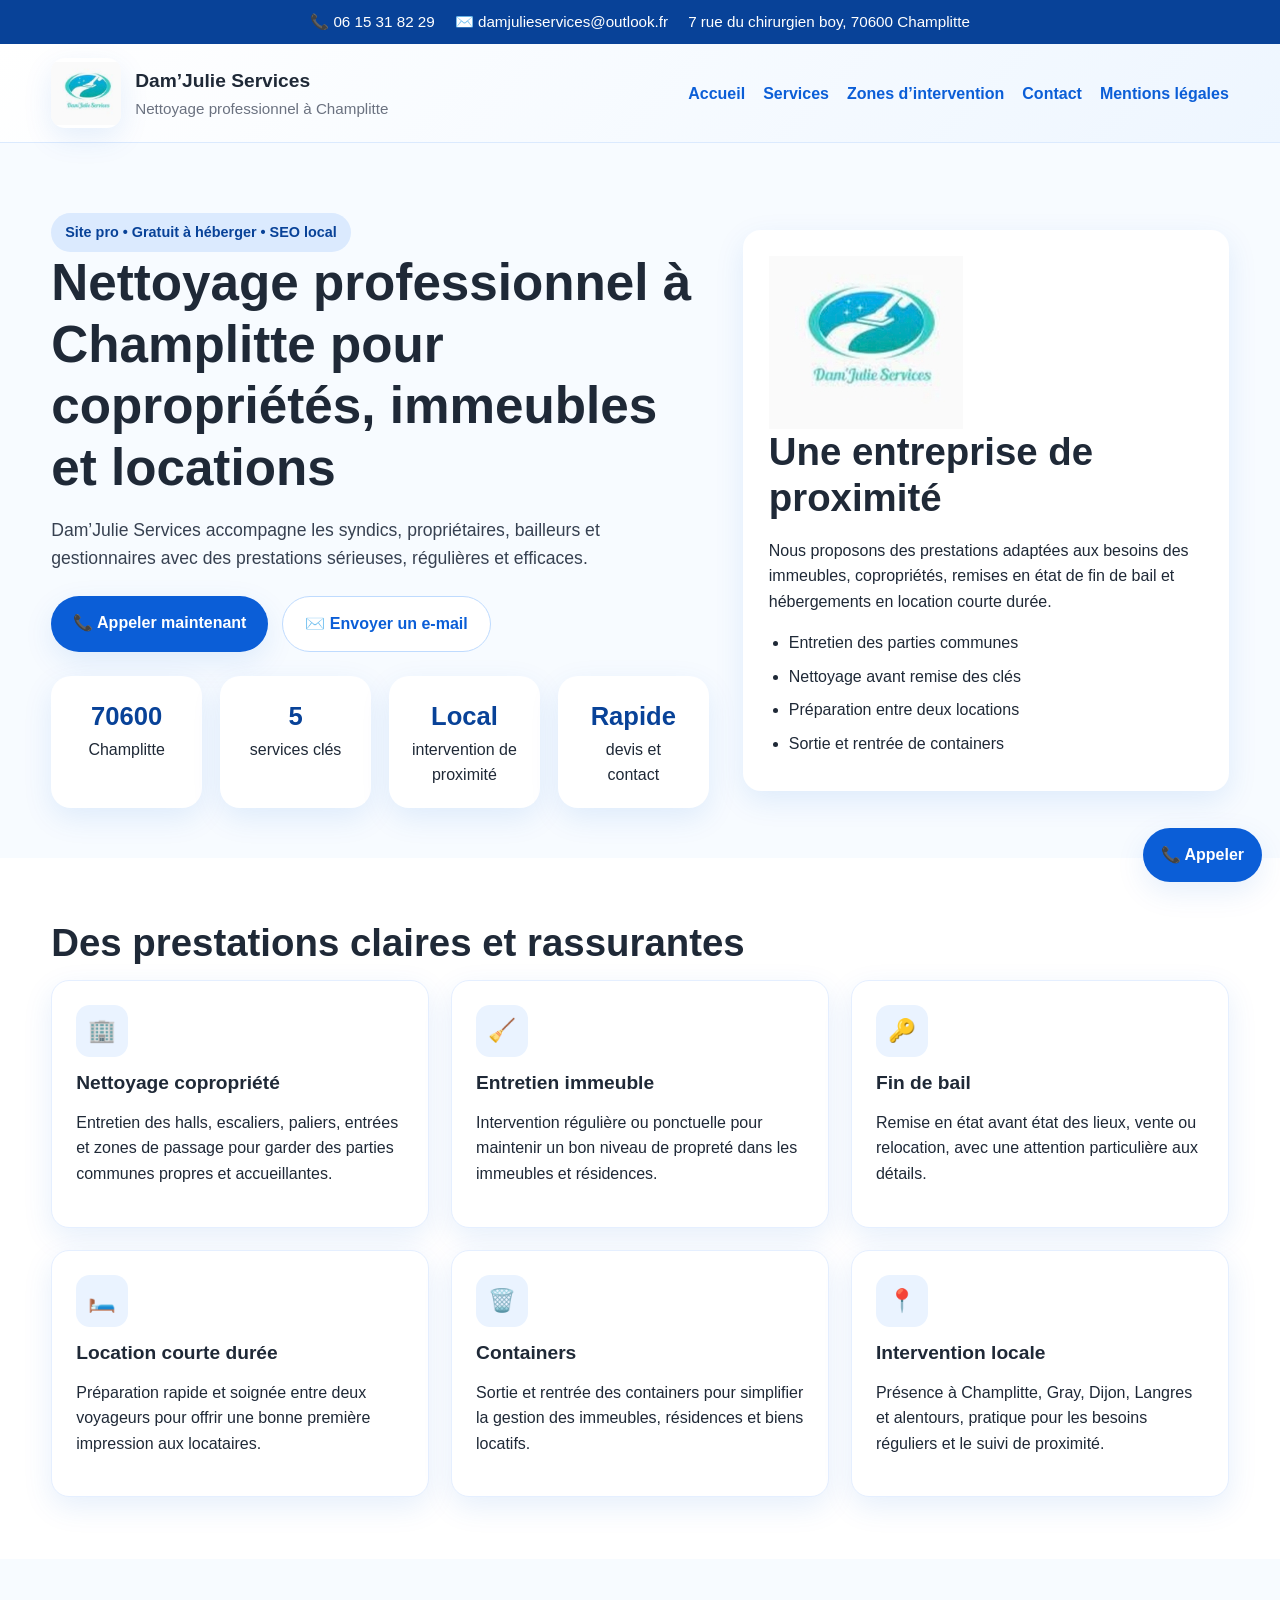
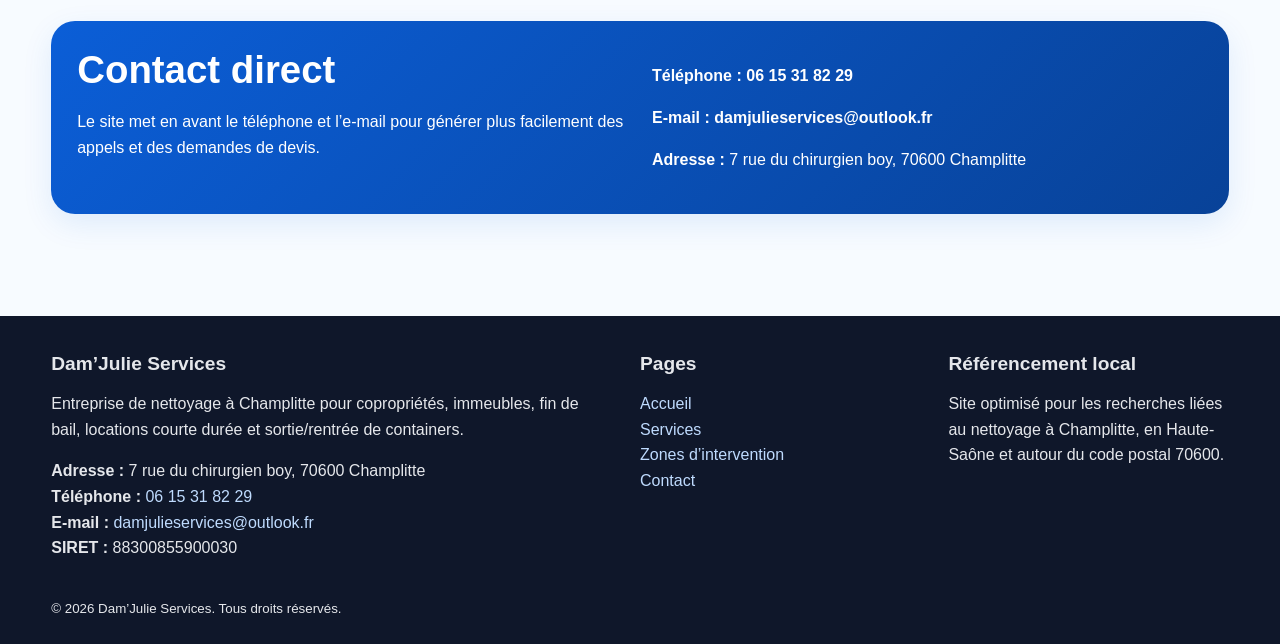
<file: index.html>
<!DOCTYPE html>
<html lang="fr">
<head>
  <meta charset="UTF-8">
  <meta name="viewport" content="width=device-width,initial-scale=1">
  <title>Dam’Julie Services | Nettoyage à Champlitte</title>
  <meta name="description" content="Entreprise de nettoyage à Champlitte : copropriétés, immeubles, fin de bail, location courte durée et sortie/rentrée de containers.">
  <meta name="robots" content="index,follow">
  <link rel="canonical" href="https://damjulie-services.github.io/">
  <meta property="og:title" content="Dam’Julie Services | Nettoyage à Champlitte">
  <meta property="og:description" content="Entreprise de nettoyage à Champlitte : copropriétés, immeubles, fin de bail, location courte durée et sortie/rentrée de containers.">
  <meta property="og:type" content="website">
  <meta property="og:image" content="logo.png">
  <meta name="theme-color" content="#0b5ed7">
  <link rel="stylesheet" href="styles.css">
  <script type="application/ld+json">{"@context": "https://schema.org", "@type": "LocalBusiness", "name": "Dam’Julie Services", "image": "logo.png", "url": "https://damjulie-services.github.io", "telephone": "+33615318229", "email": "damjulieservices@outlook.fr", "address": {"@type": "PostalAddress", "streetAddress": "7 rue du chirurgien boy", "postalCode": "70600", "addressLocality": "Champlitte", "addressCountry": "FR"}, "identifier": "SIRET 88300855900030", "areaServed": ["Champlitte", "Haute-Saône", "70600"], "description": "Entreprise de nettoyage à Champlitte pour copropriétés, immeubles, fin de bail, locations courte durée et sortie/rentrée de containers."}</script>
</head>
<body>
  <div class="topbar">
    <div class="container">
      <div><a href="tel:+33615318229" style="color:#fff">📞 06 15 31 82 29</a></div>
      <div><a href="mailto:damjulieservices@outlook.fr" style="color:#fff">✉️ damjulieservices@outlook.fr</a></div>
      <div>7 rue du chirurgien boy, 70600 Champlitte</div>
    </div>
  </div>

  <header>
    <div class="container nav">
      <a class="brand" href="index.html" aria-label="Accueil Dam’Julie Services">
        <img src="logo.png" alt="Logo Dam’Julie Services">
        <div class="brand-text">
          <strong>Dam’Julie Services</strong>
          <span>Nettoyage professionnel à Champlitte</span>
        </div>
      </a>
      <nav aria-label="Navigation principale">
        <ul>
          <li><a href="index.html">Accueil</a></li>
          <li><a href="services.html">Services</a></li>
          <li><a href="zones.html">Zones d’intervention</a></li>
          <li><a href="contact.html">Contact</a></li>
          <li><a href="mentions-legales.html">Mentions légales</a></li>
        </ul>
      </nav>
    </div>
  </header>

  
<section class="hero">
  <div class="container hero-grid">
    <div>
      <span class="badge">Site pro • Gratuit à héberger • SEO local</span>
      <h1>Nettoyage professionnel à Champlitte pour copropriétés, immeubles et locations</h1>
      <p class="lead">Dam’Julie Services accompagne les syndics, propriétaires, bailleurs et gestionnaires avec des prestations sérieuses, régulières et efficaces.</p>
      <div class="hero-actions">
        <a class="btn" href="tel:+33615318229">📞 Appeler maintenant</a>
        <a class="btn-secondary" href="mailto:damjulieservices@outlook.fr">✉️ Envoyer un e-mail</a>
      </div>
      <div class="kpis">
        <div class="kpi"><strong>70600</strong><span>Champlitte</span></div>
        <div class="kpi"><strong>5</strong><span>services clés</span></div>
        <div class="kpi"><strong>Local</strong><span>intervention de proximité</span></div>
        <div class="kpi"><strong>Rapide</strong><span>devis et contact</span></div>
      </div>
    </div>
    <div class="hero-card">
      <img src="logo.png" alt="Logo Dam’Julie Services">
      <h2>Une entreprise de proximité</h2>
      <p>Nous proposons des prestations adaptées aux besoins des immeubles, copropriétés, remises en état de fin de bail et hébergements en location courte durée.</p>
      <ul class="checklist">
        <li>Entretien des parties communes</li>
        <li>Nettoyage avant remise des clés</li>
        <li>Préparation entre deux locations</li>
        <li>Sortie et rentrée de containers</li>
      </ul>
    </div>
  </div>
</section>

<section class="section alt">
  <div class="container">
    <h2>Des prestations claires et rassurantes</h2>
    <div class="cards">
      <article class="card"><div class="icon">🏢</div><h3>Nettoyage copropriété</h3><p>Entretien des halls, escaliers, paliers, entrées et zones de passage pour garder des parties communes propres et accueillantes.</p></article>
      <article class="card"><div class="icon">🧹</div><h3>Entretien immeuble</h3><p>Intervention régulière ou ponctuelle pour maintenir un bon niveau de propreté dans les immeubles et résidences.</p></article>
      <article class="card"><div class="icon">🔑</div><h3>Fin de bail</h3><p>Remise en état avant état des lieux, vente ou relocation, avec une attention particulière aux détails.</p></article>
      <article class="card"><div class="icon">🛏️</div><h3>Location courte durée</h3><p>Préparation rapide et soignée entre deux voyageurs pour offrir une bonne première impression aux locataires.</p></article>
      <article class="card"><div class="icon">🗑️</div><h3>Containers</h3><p>Sortie et rentrée des containers pour simplifier la gestion des immeubles, résidences et biens locatifs.</p></article>
      <article class="card"><div class="icon">📍</div><h3>Intervention locale</h3><p>Présence à Champlitte, Gray, Dijon, Langres et alentours, pratique pour les besoins réguliers et le suivi de proximité.</p></article>
    </div>
  </div>
</section>

<section class="section">
  <div class="container band">
    <div class="two-col">
      <div>
        <h2>Contact direct</h2>
        <p>Le site met en avant le téléphone et l’e-mail pour générer plus facilement des appels et des demandes de devis.</p>
      </div>
      <div class="contact-list">
        <p><strong>Téléphone :</strong> <a href="tel:+33615318229">06 15 31 82 29</a></p>
        <p><strong>E-mail :</strong> <a href="mailto:damjulieservices@outlook.fr">damjulieservices@outlook.fr</a></p>
        <p><strong>Adresse :</strong> 7 rue du chirurgien boy, 70600 Champlitte</p>
      </div>
    </div>
  </div>
</section>


  <a class="sticky-call" href="tel:+33615318229">📞 Appeler</a>

  <footer class="footer">
    <div class="container footer-grid">
      <div>
        <h3>Dam’Julie Services</h3>
        <p>Entreprise de nettoyage à Champlitte pour copropriétés, immeubles, fin de bail, locations courte durée et sortie/rentrée de containers.</p>
        <p><strong>Adresse :</strong> 7 rue du chirurgien boy, 70600 Champlitte<br>
        <strong>Téléphone :</strong> <a href="tel:+33615318229">06 15 31 82 29</a><br>
        <strong>E-mail :</strong> <a href="mailto:damjulieservices@outlook.fr">damjulieservices@outlook.fr</a><br>
        <strong>SIRET :</strong> 88300855900030</p>
      </div>
      <div>
        <h3>Pages</h3>
        <p><a href="index.html">Accueil</a><br>
        <a href="services.html">Services</a><br>
        <a href="zones.html">Zones d’intervention</a><br>
        <a href="contact.html">Contact</a></p>
      </div>
      <div>
        <h3>Référencement local</h3>
        <p>Site optimisé pour les recherches liées au nettoyage à Champlitte, en Haute-Saône et autour du code postal 70600.</p>
      </div>
    </div>
    <div class="container" style="padding-top:18px">
      <small>© <span id="year"></span> Dam’Julie Services. Tous droits réservés.</small>
    </div>
  </footer>
  <script src="script.js"></script>
</body>
</html>
</file>
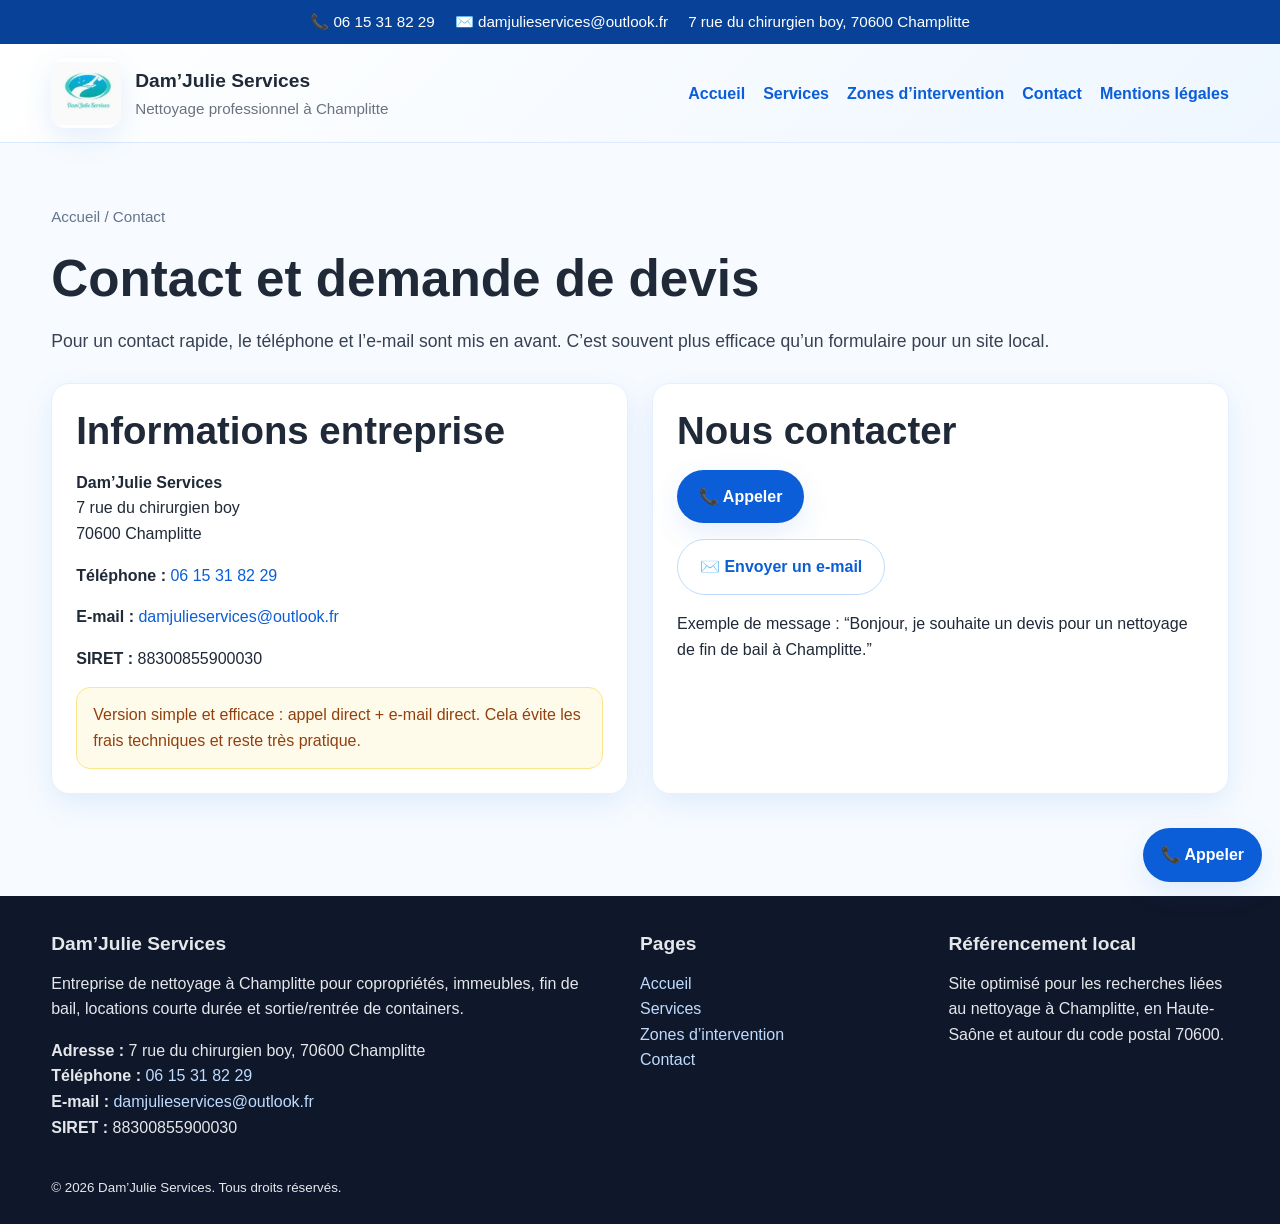
<file: contact.html>
<!DOCTYPE html>
<html lang="fr">
<head>
  <meta charset="UTF-8">
  <meta name="viewport" content="width=device-width,initial-scale=1">
  <title>Contact | Dam’Julie Services</title>
  <meta name="description" content="Contactez Dam’Julie Services à Champlitte pour une demande de devis de nettoyage.">
  <meta name="robots" content="index,follow">
  <link rel="canonical" href="https://damjulie-services.github.io/contact.html">
  <meta property="og:title" content="Contact | Dam’Julie Services">
  <meta property="og:description" content="Contactez Dam’Julie Services à Champlitte pour une demande de devis de nettoyage.">
  <meta property="og:type" content="website">
  <meta property="og:image" content="logo.png">
  <meta name="theme-color" content="#0b5ed7">
  <link rel="stylesheet" href="styles.css">
  <script type="application/ld+json">{"@context": "https://schema.org", "@type": "LocalBusiness", "name": "Dam’Julie Services", "image": "logo.png", "url": "https://damjulie-services.github.io", "telephone": "+33615318229", "email": "damjulieservices@outlook.fr", "address": {"@type": "PostalAddress", "streetAddress": "7 rue du chirurgien boy", "postalCode": "70600", "addressLocality": "Champlitte", "addressCountry": "FR"}, "identifier": "SIRET 88300855900030", "areaServed": ["Champlitte", "Haute-Saône", "70600"], "description": "Entreprise de nettoyage à Champlitte pour copropriétés, immeubles, fin de bail, locations courte durée et sortie/rentrée de containers."}</script>
</head>
<body>
  <div class="topbar">
    <div class="container">
      <div><a href="tel:+33615318229" style="color:#fff">📞 06 15 31 82 29</a></div>
      <div><a href="mailto:damjulieservices@outlook.fr" style="color:#fff">✉️ damjulieservices@outlook.fr</a></div>
      <div>7 rue du chirurgien boy, 70600 Champlitte</div>
    </div>
  </div>

  <header>
    <div class="container nav">
      <a class="brand" href="index.html" aria-label="Accueil Dam’Julie Services">
        <img src="logo.png" alt="Logo Dam’Julie Services">
        <div class="brand-text">
          <strong>Dam’Julie Services</strong>
          <span>Nettoyage professionnel à Champlitte</span>
        </div>
      </a>
      <nav aria-label="Navigation principale">
        <ul>
          <li><a href="index.html">Accueil</a></li>
          <li><a href="services.html">Services</a></li>
          <li><a href="zones.html">Zones d’intervention</a></li>
          <li><a href="contact.html">Contact</a></li>
          <li><a href="mentions-legales.html">Mentions légales</a></li>
        </ul>
      </nav>
    </div>
  </header>

  
<section class="section">
  <div class="container">
    <div class="breadcrumb"><a href="index.html">Accueil</a> / Contact</div>
    <h1>Contact et demande de devis</h1>
    <p class="lead">Pour un contact rapide, le téléphone et l’e-mail sont mis en avant. C’est souvent plus efficace qu’un formulaire pour un site local.</p>
    <div class="two-col" style="margin-top:28px">
      <div class="card">
        <h2>Informations entreprise</h2>
        <p><strong>Dam’Julie Services</strong><br>7 rue du chirurgien boy<br>70600 Champlitte</p>
        <p><strong>Téléphone :</strong> <a href="tel:+33615318229">06 15 31 82 29</a></p>
        <p><strong>E-mail :</strong> <a href="mailto:damjulieservices@outlook.fr">damjulieservices@outlook.fr</a></p>
        <p><strong>SIRET :</strong> 88300855900030</p>
        <div class="notice">Version simple et efficace : appel direct + e-mail direct. Cela évite les frais techniques et reste très pratique.</div>
      </div>
      <div class="card">
        <h2>Nous contacter</h2>
        <p><a class="btn" href="tel:+33615318229">📞 Appeler</a></p>
        <p><a class="btn-secondary" href="mailto:damjulieservices@outlook.fr">✉️ Envoyer un e-mail</a></p>
        <p>Exemple de message : “Bonjour, je souhaite un devis pour un nettoyage de fin de bail à Champlitte.”</p>
      </div>
    </div>
  </div>
</section>


  <a class="sticky-call" href="tel:+33615318229">📞 Appeler</a>

  <footer class="footer">
    <div class="container footer-grid">
      <div>
        <h3>Dam’Julie Services</h3>
        <p>Entreprise de nettoyage à Champlitte pour copropriétés, immeubles, fin de bail, locations courte durée et sortie/rentrée de containers.</p>
        <p><strong>Adresse :</strong> 7 rue du chirurgien boy, 70600 Champlitte<br>
        <strong>Téléphone :</strong> <a href="tel:+33615318229">06 15 31 82 29</a><br>
        <strong>E-mail :</strong> <a href="mailto:damjulieservices@outlook.fr">damjulieservices@outlook.fr</a><br>
        <strong>SIRET :</strong> 88300855900030</p>
      </div>
      <div>
        <h3>Pages</h3>
        <p><a href="index.html">Accueil</a><br>
        <a href="services.html">Services</a><br>
        <a href="zones.html">Zones d’intervention</a><br>
        <a href="contact.html">Contact</a></p>
      </div>
      <div>
        <h3>Référencement local</h3>
        <p>Site optimisé pour les recherches liées au nettoyage à Champlitte, en Haute-Saône et autour du code postal 70600.</p>
      </div>
    </div>
    <div class="container" style="padding-top:18px">
      <small>© <span id="year"></span> Dam’Julie Services. Tous droits réservés.</small>
    </div>
  </footer>
  <script src="script.js"></script>
</body>
</html>
</file>
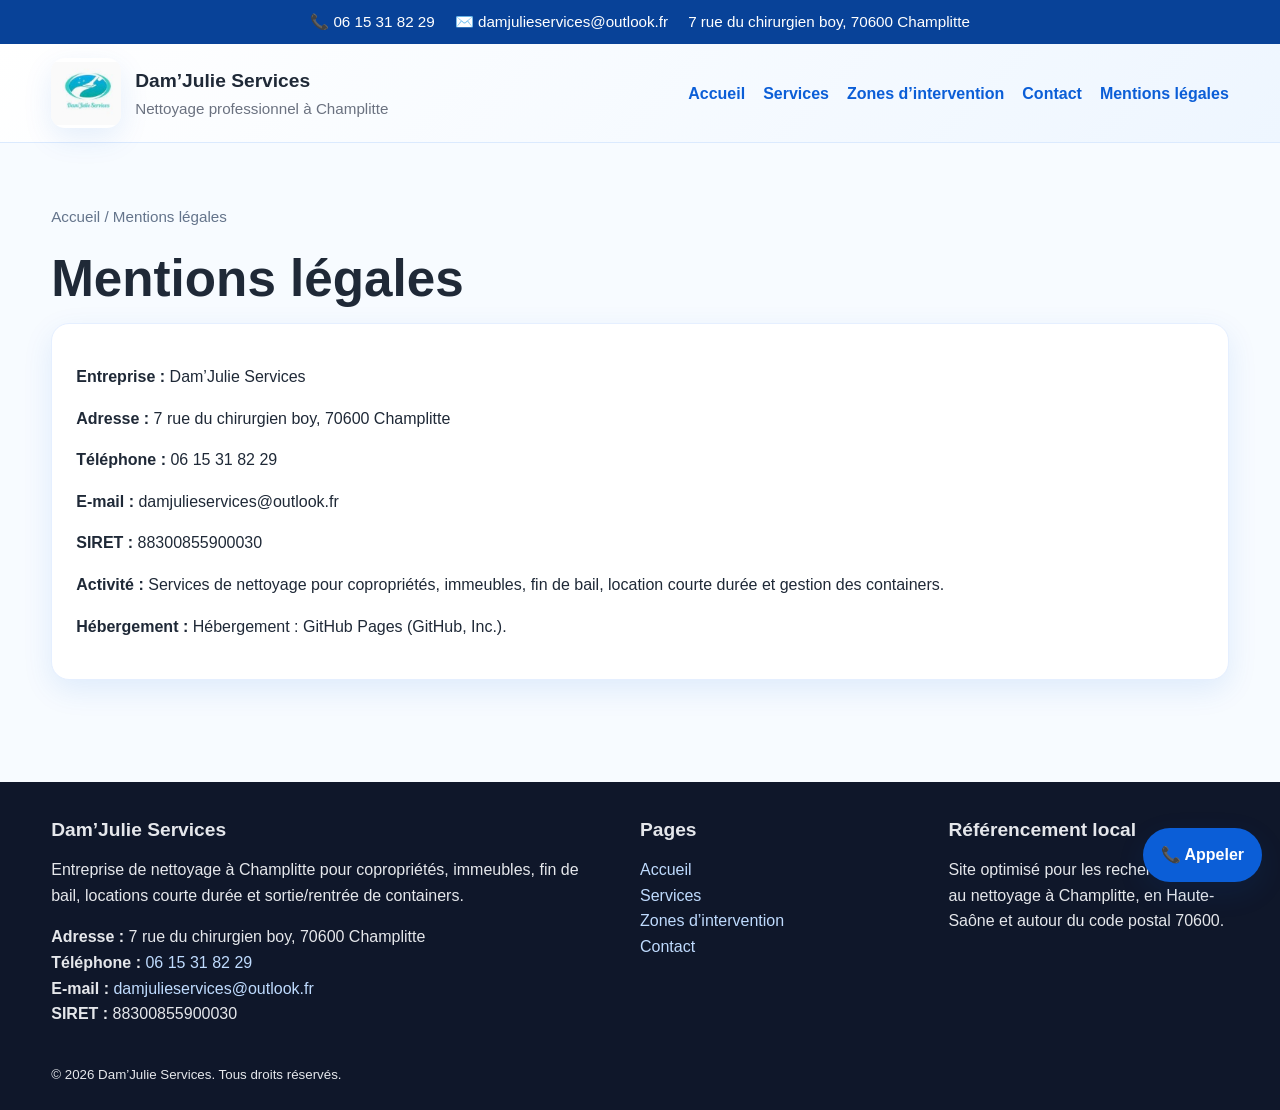
<file: mentions-legales.html>
<!DOCTYPE html>
<html lang="fr">
<head>
  <meta charset="UTF-8">
  <meta name="viewport" content="width=device-width,initial-scale=1">
  <title>Mentions légales | Dam’Julie Services</title>
  <meta name="description" content="Mentions légales du site Dam’Julie Services.">
  <meta name="robots" content="index,follow">
  <link rel="canonical" href="https://damjulie-services.github.io/mentions-legales.html">
  <meta property="og:title" content="Mentions légales | Dam’Julie Services">
  <meta property="og:description" content="Mentions légales du site Dam’Julie Services.">
  <meta property="og:type" content="website">
  <meta property="og:image" content="logo.png">
  <meta name="theme-color" content="#0b5ed7">
  <link rel="stylesheet" href="styles.css">
  <script type="application/ld+json">{"@context": "https://schema.org", "@type": "LocalBusiness", "name": "Dam’Julie Services", "image": "logo.png", "url": "https://damjulie-services.github.io", "telephone": "+33615318229", "email": "damjulieservices@outlook.fr", "address": {"@type": "PostalAddress", "streetAddress": "7 rue du chirurgien boy", "postalCode": "70600", "addressLocality": "Champlitte", "addressCountry": "FR"}, "identifier": "SIRET 88300855900030", "areaServed": ["Champlitte", "Haute-Saône", "70600"], "description": "Entreprise de nettoyage à Champlitte pour copropriétés, immeubles, fin de bail, locations courte durée et sortie/rentrée de containers."}</script>
</head>
<body>
  <div class="topbar">
    <div class="container">
      <div><a href="tel:+33615318229" style="color:#fff">📞 06 15 31 82 29</a></div>
      <div><a href="mailto:damjulieservices@outlook.fr" style="color:#fff">✉️ damjulieservices@outlook.fr</a></div>
      <div>7 rue du chirurgien boy, 70600 Champlitte</div>
    </div>
  </div>

  <header>
    <div class="container nav">
      <a class="brand" href="index.html" aria-label="Accueil Dam’Julie Services">
        <img src="logo.png" alt="Logo Dam’Julie Services">
        <div class="brand-text">
          <strong>Dam’Julie Services</strong>
          <span>Nettoyage professionnel à Champlitte</span>
        </div>
      </a>
      <nav aria-label="Navigation principale">
        <ul>
          <li><a href="index.html">Accueil</a></li>
          <li><a href="services.html">Services</a></li>
          <li><a href="zones.html">Zones d’intervention</a></li>
          <li><a href="contact.html">Contact</a></li>
          <li><a href="mentions-legales.html">Mentions légales</a></li>
        </ul>
      </nav>
    </div>
  </header>

  
<section class="section">
  <div class="container">
    <div class="breadcrumb"><a href="index.html">Accueil</a> / Mentions légales</div>
    <h1>Mentions légales</h1>
    <div class="card">
      <p><strong>Entreprise :</strong> Dam’Julie Services</p>
      <p><strong>Adresse :</strong> 7 rue du chirurgien boy, 70600 Champlitte</p>
      <p><strong>Téléphone :</strong> 06 15 31 82 29</p>
      <p><strong>E-mail :</strong> damjulieservices@outlook.fr</p>
      <p><strong>SIRET :</strong> 88300855900030</p>
      <p><strong>Activité :</strong> Services de nettoyage pour copropriétés, immeubles, fin de bail, location courte durée et gestion des containers.</p>
      <p><strong>Hébergement :</strong> Hébergement : GitHub Pages (GitHub, Inc.).</p>
    </div>
  </div>
</section>


  <a class="sticky-call" href="tel:+33615318229">📞 Appeler</a>

  <footer class="footer">
    <div class="container footer-grid">
      <div>
        <h3>Dam’Julie Services</h3>
        <p>Entreprise de nettoyage à Champlitte pour copropriétés, immeubles, fin de bail, locations courte durée et sortie/rentrée de containers.</p>
        <p><strong>Adresse :</strong> 7 rue du chirurgien boy, 70600 Champlitte<br>
        <strong>Téléphone :</strong> <a href="tel:+33615318229">06 15 31 82 29</a><br>
        <strong>E-mail :</strong> <a href="mailto:damjulieservices@outlook.fr">damjulieservices@outlook.fr</a><br>
        <strong>SIRET :</strong> 88300855900030</p>
      </div>
      <div>
        <h3>Pages</h3>
        <p><a href="index.html">Accueil</a><br>
        <a href="services.html">Services</a><br>
        <a href="zones.html">Zones d’intervention</a><br>
        <a href="contact.html">Contact</a></p>
      </div>
      <div>
        <h3>Référencement local</h3>
        <p>Site optimisé pour les recherches liées au nettoyage à Champlitte, en Haute-Saône et autour du code postal 70600.</p>
      </div>
    </div>
    <div class="container" style="padding-top:18px">
      <small>© <span id="year"></span> Dam’Julie Services. Tous droits réservés.</small>
    </div>
  </footer>
  <script src="script.js"></script>
</body>
</html>
</file>
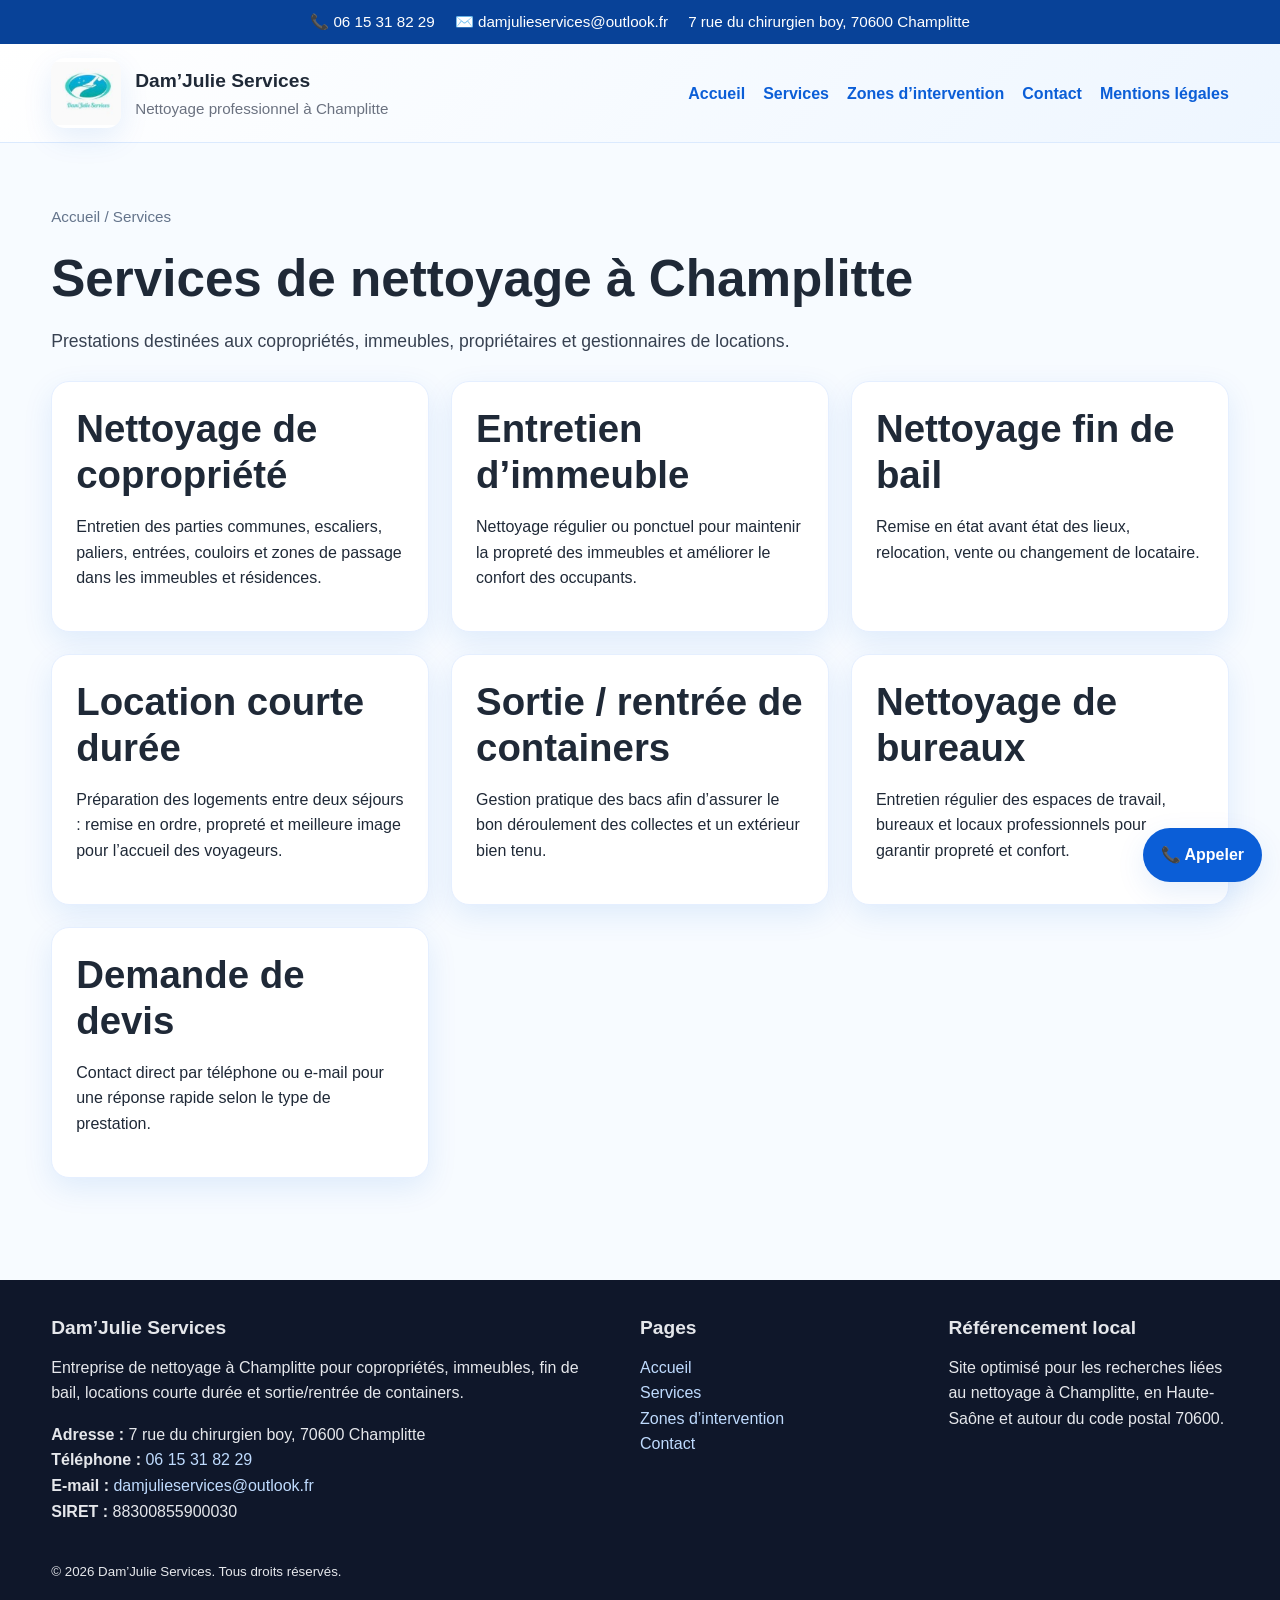
<file: services.html>
<!DOCTYPE html>
<html lang="fr">
<head>
  <meta charset="UTF-8">
  <meta name="viewport" content="width=device-width,initial-scale=1">
  <title>Services de nettoyage | Dam’Julie Services</title>
  <meta name="description" content="Découvrez les services de Dam’Julie Services à Champlitte : copropriété, immeuble, fin de bail, location courte durée et containers.">
  <meta name="robots" content="index,follow">
  <link rel="canonical" href="https://damjulie-services.github.io/services.html">
  <meta property="og:title" content="Services de nettoyage | Dam’Julie Services">
  <meta property="og:description" content="Découvrez les services de Dam’Julie Services à Champlitte : copropriété, immeuble, fin de bail, location courte durée et containers.">
  <meta property="og:type" content="website">
  <meta property="og:image" content="logo.png">
  <meta name="theme-color" content="#0b5ed7">
  <link rel="stylesheet" href="styles.css">
  <script type="application/ld+json">{"@context": "https://schema.org", "@type": "LocalBusiness", "name": "Dam’Julie Services", "image": "logo.png", "url": "https://damjulie-services.github.io", "telephone": "+33615318229", "email": "damjulieservices@outlook.fr", "address": {"@type": "PostalAddress", "streetAddress": "7 rue du chirurgien boy", "postalCode": "70600", "addressLocality": "Champlitte", "addressCountry": "FR"}, "identifier": "SIRET 88300855900030", "areaServed": ["Champlitte", "Haute-Saône", "70600"], "description": "Entreprise de nettoyage à Champlitte pour copropriétés, immeubles, fin de bail, locations courte durée et sortie/rentrée de containers."}</script>
</head>
<body>
  <div class="topbar">
    <div class="container">
      <div><a href="tel:+33615318229" style="color:#fff">📞 06 15 31 82 29</a></div>
      <div><a href="mailto:damjulieservices@outlook.fr" style="color:#fff">✉️ damjulieservices@outlook.fr</a></div>
      <div>7 rue du chirurgien boy, 70600 Champlitte</div>
    </div>
  </div>

  <header>
    <div class="container nav">
      <a class="brand" href="index.html" aria-label="Accueil Dam’Julie Services">
        <img src="logo.png" alt="Logo Dam’Julie Services">
        <div class="brand-text">
          <strong>Dam’Julie Services</strong>
          <span>Nettoyage professionnel à Champlitte</span>
        </div>
      </a>
      <nav aria-label="Navigation principale">
        <ul>
          <li><a href="index.html">Accueil</a></li>
          <li><a href="services.html">Services</a></li>
          <li><a href="zones.html">Zones d’intervention</a></li>
          <li><a href="contact.html">Contact</a></li>
          <li><a href="mentions-legales.html">Mentions légales</a></li>
        </ul>
      </nav>
    </div>
  </header>

  
<section class="section">
  <div class="container">
    <div class="breadcrumb"><a href="index.html">Accueil</a> / Services</div>
    <h1>Services de nettoyage à Champlitte</h1>
    <p class="lead">Prestations destinées aux copropriétés, immeubles, propriétaires et gestionnaires de locations.</p>
    <div class="cards" style="margin-top:26px">
      <article class="card"><h2>Nettoyage de copropriété</h2><p>Entretien des parties communes, escaliers, paliers, entrées, couloirs et zones de passage dans les immeubles et résidences.</p></article>
      <article class="card"><h2>Entretien d’immeuble</h2><p>Nettoyage régulier ou ponctuel pour maintenir la propreté des immeubles et améliorer le confort des occupants.</p></article>
      <article class="card"><h2>Nettoyage fin de bail</h2><p>Remise en état avant état des lieux, relocation, vente ou changement de locataire.</p></article>
      <article class="card"><h2>Location courte durée</h2><p>Préparation des logements entre deux séjours : remise en ordre, propreté et meilleure image pour l’accueil des voyageurs.</p></article>
      <article class="card"><h2>Sortie / rentrée de containers</h2><p>Gestion pratique des bacs afin d’assurer le bon déroulement des collectes et un extérieur bien tenu.</p></article><article class="card"><h2>Nettoyage de bureaux</h2><p>Entretien régulier des espaces de travail, bureaux et locaux professionnels pour garantir propreté et confort.</p></article>
      <article class="card"><h2>Demande de devis</h2><p>Contact direct par téléphone ou e-mail pour une réponse rapide selon le type de prestation.</p></article>
    </div>
  </div>
</section>


  <a class="sticky-call" href="tel:+33615318229">📞 Appeler</a>

  <footer class="footer">
    <div class="container footer-grid">
      <div>
        <h3>Dam’Julie Services</h3>
        <p>Entreprise de nettoyage à Champlitte pour copropriétés, immeubles, fin de bail, locations courte durée et sortie/rentrée de containers.</p>
        <p><strong>Adresse :</strong> 7 rue du chirurgien boy, 70600 Champlitte<br>
        <strong>Téléphone :</strong> <a href="tel:+33615318229">06 15 31 82 29</a><br>
        <strong>E-mail :</strong> <a href="mailto:damjulieservices@outlook.fr">damjulieservices@outlook.fr</a><br>
        <strong>SIRET :</strong> 88300855900030</p>
      </div>
      <div>
        <h3>Pages</h3>
        <p><a href="index.html">Accueil</a><br>
        <a href="services.html">Services</a><br>
        <a href="zones.html">Zones d’intervention</a><br>
        <a href="contact.html">Contact</a></p>
      </div>
      <div>
        <h3>Référencement local</h3>
        <p>Site optimisé pour les recherches liées au nettoyage à Champlitte, en Haute-Saône et autour du code postal 70600.</p>
      </div>
    </div>
    <div class="container" style="padding-top:18px">
      <small>© <span id="year"></span> Dam’Julie Services. Tous droits réservés.</small>
    </div>
  </footer>
  <script src="script.js"></script>
</body>
</html>
</file>
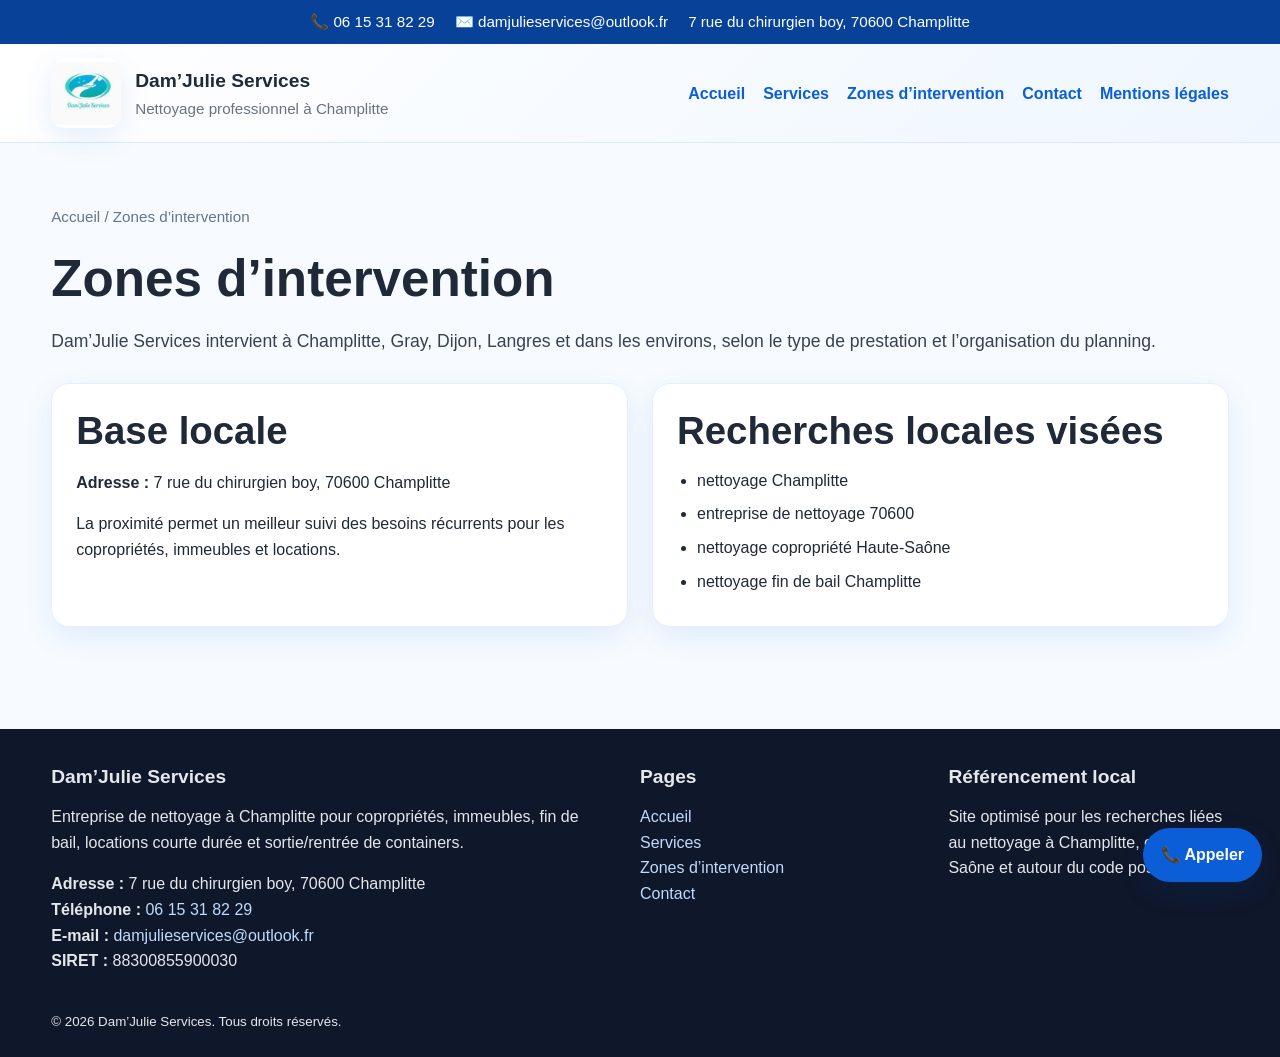
<file: zones.html>
<!DOCTYPE html>
<html lang="fr">
<head>
  <meta charset="UTF-8">
  <meta name="viewport" content="width=device-width,initial-scale=1">
  <title>Zones d’intervention | Dam’Julie Services</title>
  <meta name="description" content="Intervention à Champlitte et aux alentours pour les besoins de nettoyage professionnel.">
  <meta name="robots" content="index,follow">
  <link rel="canonical" href="https://damjulie-services.github.io/zones.html">
  <meta property="og:title" content="Zones d’intervention | Dam’Julie Services">
  <meta property="og:description" content="Intervention à Champlitte et aux alentours pour les besoins de nettoyage professionnel.">
  <meta property="og:type" content="website">
  <meta property="og:image" content="logo.png">
  <meta name="theme-color" content="#0b5ed7">
  <link rel="stylesheet" href="styles.css">
  <script type="application/ld+json">{"@context": "https://schema.org", "@type": "LocalBusiness", "name": "Dam’Julie Services", "image": "logo.png", "url": "https://damjulie-services.github.io", "telephone": "+33615318229", "email": "damjulieservices@outlook.fr", "address": {"@type": "PostalAddress", "streetAddress": "7 rue du chirurgien boy", "postalCode": "70600", "addressLocality": "Champlitte", "addressCountry": "FR"}, "identifier": "SIRET 88300855900030", "areaServed": ["Champlitte", "Haute-Saône", "70600"], "description": "Entreprise de nettoyage à Champlitte pour copropriétés, immeubles, fin de bail, locations courte durée et sortie/rentrée de containers."}</script>
</head>
<body>
  <div class="topbar">
    <div class="container">
      <div><a href="tel:+33615318229" style="color:#fff">📞 06 15 31 82 29</a></div>
      <div><a href="mailto:damjulieservices@outlook.fr" style="color:#fff">✉️ damjulieservices@outlook.fr</a></div>
      <div>7 rue du chirurgien boy, 70600 Champlitte</div>
    </div>
  </div>

  <header>
    <div class="container nav">
      <a class="brand" href="index.html" aria-label="Accueil Dam’Julie Services">
        <img src="logo.png" alt="Logo Dam’Julie Services">
        <div class="brand-text">
          <strong>Dam’Julie Services</strong>
          <span>Nettoyage professionnel à Champlitte</span>
        </div>
      </a>
      <nav aria-label="Navigation principale">
        <ul>
          <li><a href="index.html">Accueil</a></li>
          <li><a href="services.html">Services</a></li>
          <li><a href="zones.html">Zones d’intervention</a></li>
          <li><a href="contact.html">Contact</a></li>
          <li><a href="mentions-legales.html">Mentions légales</a></li>
        </ul>
      </nav>
    </div>
  </header>

  
<section class="section">
  <div class="container">
    <div class="breadcrumb"><a href="index.html">Accueil</a> / Zones d’intervention</div>
    <h1>Zones d’intervention</h1>
    <p class="lead">Dam’Julie Services intervient à Champlitte, Gray, Dijon, Langres et dans les environs, selon le type de prestation et l’organisation du planning.</p>
    <div class="two-col" style="margin-top:28px">
      <div class="card">
        <h2>Base locale</h2>
        <p><strong>Adresse :</strong> 7 rue du chirurgien boy, 70600 Champlitte</p>
        <p>La proximité permet un meilleur suivi des besoins récurrents pour les copropriétés, immeubles et locations.</p>
      </div>
      <div class="card">
        <h2>Recherches locales visées</h2>
        <ul class="checklist">
          <li>nettoyage Champlitte</li>
          <li>entreprise de nettoyage 70600</li>
          <li>nettoyage copropriété Haute-Saône</li>
          <li>nettoyage fin de bail Champlitte</li>
        </ul>
      </div>
    </div>
  </div>
</section>


  <a class="sticky-call" href="tel:+33615318229">📞 Appeler</a>

  <footer class="footer">
    <div class="container footer-grid">
      <div>
        <h3>Dam’Julie Services</h3>
        <p>Entreprise de nettoyage à Champlitte pour copropriétés, immeubles, fin de bail, locations courte durée et sortie/rentrée de containers.</p>
        <p><strong>Adresse :</strong> 7 rue du chirurgien boy, 70600 Champlitte<br>
        <strong>Téléphone :</strong> <a href="tel:+33615318229">06 15 31 82 29</a><br>
        <strong>E-mail :</strong> <a href="mailto:damjulieservices@outlook.fr">damjulieservices@outlook.fr</a><br>
        <strong>SIRET :</strong> 88300855900030</p>
      </div>
      <div>
        <h3>Pages</h3>
        <p><a href="index.html">Accueil</a><br>
        <a href="services.html">Services</a><br>
        <a href="zones.html">Zones d’intervention</a><br>
        <a href="contact.html">Contact</a></p>
      </div>
      <div>
        <h3>Référencement local</h3>
        <p>Site optimisé pour les recherches liées au nettoyage à Champlitte, en Haute-Saône et autour du code postal 70600.</p>
      </div>
    </div>
    <div class="container" style="padding-top:18px">
      <small>© <span id="year"></span> Dam’Julie Services. Tous droits réservés.</small>
    </div>
  </footer>
  <script src="script.js"></script>
</body>
</html>
</file>
<file: styles.css>
:root{
  --primary:#0b5ed7;
  --primary-dark:#084298;
  --accent:#eaf3ff;
  --text:#1f2937;
  --muted:#6b7280;
  --white:#ffffff;
  --shadow:0 10px 30px rgba(11,94,215,.10);
  --radius:18px;
  --max:1180px;
}
*{box-sizing:border-box}
html{scroll-behavior:smooth}
body{
  margin:0;
  font-family:Arial, Helvetica, sans-serif;
  color:var(--text);
  background:#f7fbff;
  line-height:1.6;
}
a{color:var(--primary);text-decoration:none}
a:hover{text-decoration:underline}
img{max-width:100%;display:block}
.container{width:min(var(--max),92%);margin:auto}
.topbar{background:var(--primary-dark);color:#fff;font-size:.95rem}
.topbar .container{display:flex;justify-content:center;gap:20px;flex-wrap:wrap;padding:10px 0}
header{
  background:linear-gradient(135deg,#ffffff 0%,#eef6ff 100%);
  border-bottom:1px solid #dbeafe;
  position:sticky;top:0;z-index:20;backdrop-filter:blur(6px);
}
.nav{display:flex;align-items:center;justify-content:space-between;gap:20px;padding:14px 0}
.brand{display:flex;align-items:center;gap:14px;color:inherit;text-decoration:none}
.brand img{width:70px;height:70px;object-fit:contain;background:#fff;border-radius:14px;box-shadow:var(--shadow)}
.brand-text strong{display:block;font-size:1.2rem}
.brand-text span{display:block;color:var(--muted);font-size:.95rem}
nav ul{display:flex;list-style:none;padding:0;margin:0;gap:18px;flex-wrap:wrap}
nav a{font-weight:700}
.btn,.btn-secondary{
  display:inline-block;padding:14px 22px;border-radius:999px;font-weight:700;text-decoration:none;transition:.2s ease
}
.btn{background:var(--primary);color:#fff;box-shadow:var(--shadow)}
.btn:hover{background:var(--primary-dark);text-decoration:none;transform:translateY(-1px)}
.btn-secondary{background:#fff;color:var(--primary);border:1px solid #bfdbfe}
.btn-secondary:hover{text-decoration:none;background:#eff6ff}
.hero{padding:70px 0 50px}
.hero-grid{display:grid;grid-template-columns:1.15fr .85fr;gap:34px;align-items:center}
.hero-card{background:#fff;padding:26px;border-radius:var(--radius);box-shadow:var(--shadow)}
.badge{
  display:inline-block;background:#dbeafe;color:var(--primary-dark);padding:8px 14px;border-radius:999px;font-weight:700;font-size:.9rem
}
h1,h2,h3{line-height:1.2;margin:0 0 14px}
h1{font-size:clamp(2rem,4vw,3.5rem)}
h2{font-size:clamp(1.6rem,3vw,2.4rem)}
h3{font-size:1.2rem}
.lead{font-size:1.1rem;color:#374151}
.hero-actions{display:flex;gap:14px;flex-wrap:wrap;margin-top:24px}
.section{padding:62px 0}
.section.alt{background:#fff}
.cards{display:grid;grid-template-columns:repeat(3,1fr);gap:22px}
.card{
  background:#fff;border-radius:var(--radius);padding:24px;box-shadow:var(--shadow);border:1px solid #e5efff
}
.icon{
  width:52px;height:52px;border-radius:14px;background:#eaf3ff;color:var(--primary);display:grid;place-items:center;font-size:1.4rem;margin-bottom:14px
}
.checklist{padding-left:20px;margin:10px 0 0}
.checklist li{margin:8px 0}
.band{
  background:linear-gradient(135deg,var(--primary) 0%,var(--primary-dark) 100%);
  color:#fff;padding:26px;border-radius:24px;box-shadow:var(--shadow)
}
.band a{color:#fff}
.two-col{display:grid;grid-template-columns:1fr 1fr;gap:24px}
.kpis{display:grid;grid-template-columns:repeat(4,1fr);gap:18px;margin-top:24px}
.kpi{background:#fff;border-radius:20px;padding:20px;text-align:center;box-shadow:var(--shadow)}
.kpi strong{display:block;font-size:1.6rem;color:var(--primary-dark)}
.cta-box{
  background:#fff;border-radius:24px;padding:28px;box-shadow:var(--shadow);border:2px solid #dbeafe
}
.footer{background:#0f172a;color:#e5e7eb;padding:36px 0 24px;margin-top:40px}
.footer a{color:#bfdbfe}
.footer-grid{display:grid;grid-template-columns:2fr 1fr 1fr;gap:28px}
.small{font-size:.95rem;color:var(--muted)}
.notice{
  background:#fffbeb;border:1px solid #fde68a;color:#92400e;padding:14px 16px;border-radius:14px
}
.form{display:grid;gap:14px}
input, textarea{
  width:100%;padding:14px;border-radius:14px;border:1px solid #cbd5e1;font:inherit;background:#fff
}
textarea{min-height:140px;resize:vertical}
label{font-weight:700;font-size:.96rem}
.map-note{font-size:.95rem;color:#4b5563}
.breadcrumb{font-size:.95rem;color:#64748b;margin-bottom:18px}
.breadcrumb a{color:#64748b}
.sticky-call{
  position:fixed;right:18px;bottom:18px;background:var(--primary);color:#fff;
  padding:14px 18px;border-radius:999px;box-shadow:var(--shadow);font-weight:700;z-index:50
}
.sticky-call:hover{text-decoration:none;background:var(--primary-dark)}
.contact-list a{font-weight:700}
@media (max-width: 980px){
  .hero-grid,.two-col,.footer-grid{grid-template-columns:1fr}
  .cards{grid-template-columns:1fr 1fr}
  .kpis{grid-template-columns:1fr 1fr}
  .nav{flex-direction:column}
}
@media (max-width: 640px){
  .cards,.kpis{grid-template-columns:1fr}
  nav ul{justify-content:center}
  .hero{padding-top:36px}
}
</file>
